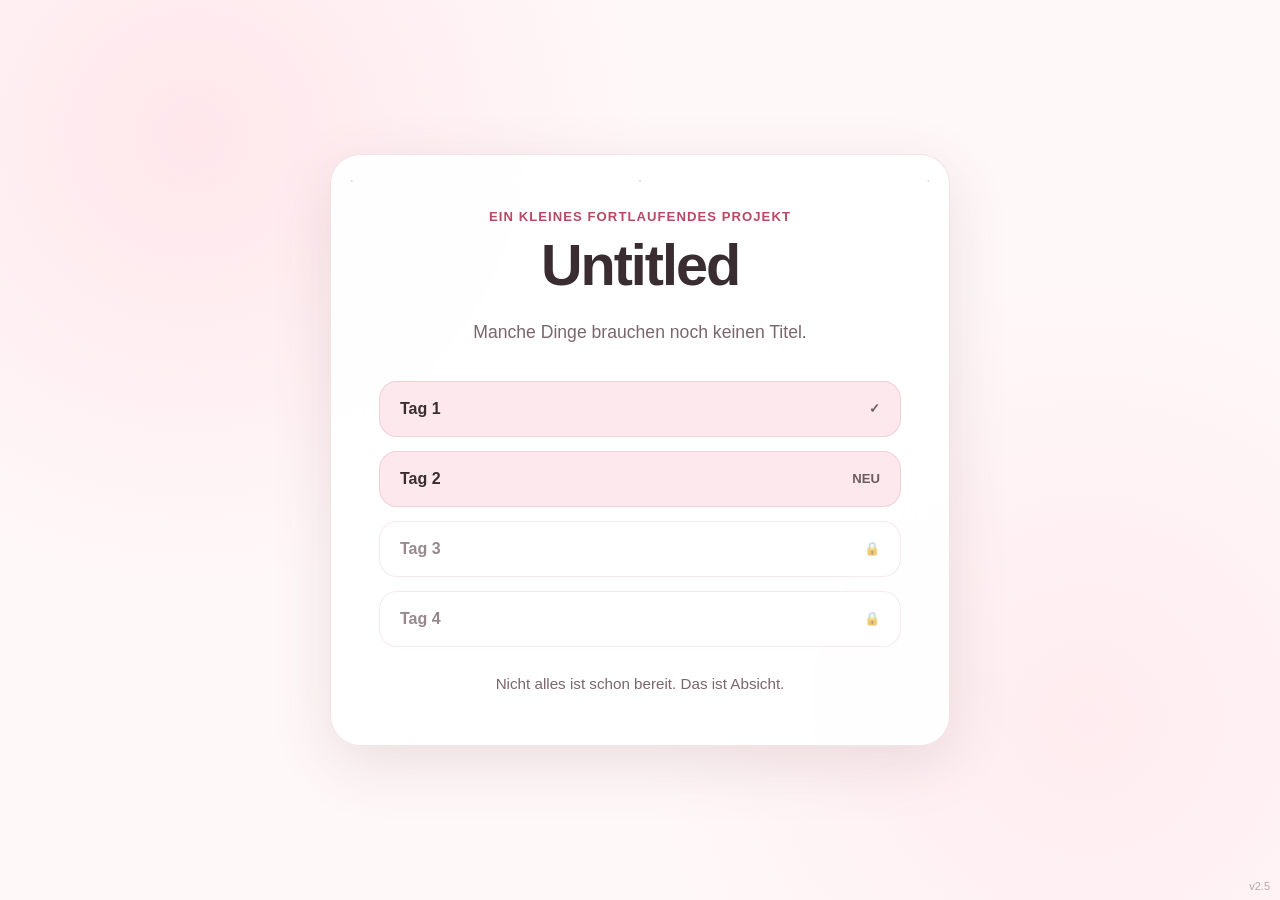
<file: index.html>
<!doctype html>
<html lang="de">
<head>
  <meta charset="utf-8" />
  <meta name="viewport" content="width=device-width, initial-scale=1, viewport-fit=cover" />
  <meta name="theme-color" content="#fff8f8" />
  <title>Untitled</title>
  <link rel="stylesheet" href="styles.css?v=2.5" />
  <style>
    .home-card{min-height:560px}
    .day-grid{display:grid;gap:14px;margin-top:34px}
    .day-link,.day-locked{display:flex;align-items:center;justify-content:space-between;width:100%;padding:18px 20px;border-radius:18px;text-decoration:none;font-weight:800;border:1px solid var(--border)}
    .day-link{background:var(--rose-soft);color:var(--text)}
    .day-locked{background:#fff;color:var(--muted);opacity:.78}
    .day-meta{font-size:.82rem;font-weight:700;opacity:.75}
    .home-note{margin-top:26px;color:var(--muted);font-size:.95rem;line-height:1.5}
    .version-tag{position:fixed;right:10px;bottom:8px;font-size:11px;color:var(--muted);opacity:.55;z-index:20}
  </style>
</head>
<body>
  <main class="app-shell">
    <section class="card home-card">
      <div class="tiny-hearts" aria-hidden="true"><span>·</span><span>·</span><span>·</span></div>
      <div class="screen">
        <div class="content fade-in">
          <p class="eyebrow">Ein kleines fortlaufendes Projekt</p>
          <h1>Untitled</h1>
          <p class="lead">Manche Dinge brauchen noch keinen Titel.</p>
          <div class="day-grid">
            <a class="day-link" href="day1.html"><span>Tag 1</span><span class="day-meta">✓</span></a>
            <a class="day-link" href="day2.html"><span>Tag 2</span><span class="day-meta">NEU</span></a>
            <div class="day-locked"><span>Tag 3</span><span class="day-meta">🔒</span></div>
            <div class="day-locked"><span>Tag 4</span><span class="day-meta">🔒</span></div>
          </div>
          <p class="home-note">Nicht alles ist schon bereit. Das ist Absicht.</p>
        </div>
      </div>
    </section>
  </main>
  <div class="version-tag">v2.5</div>
</body>
</html>
</file>
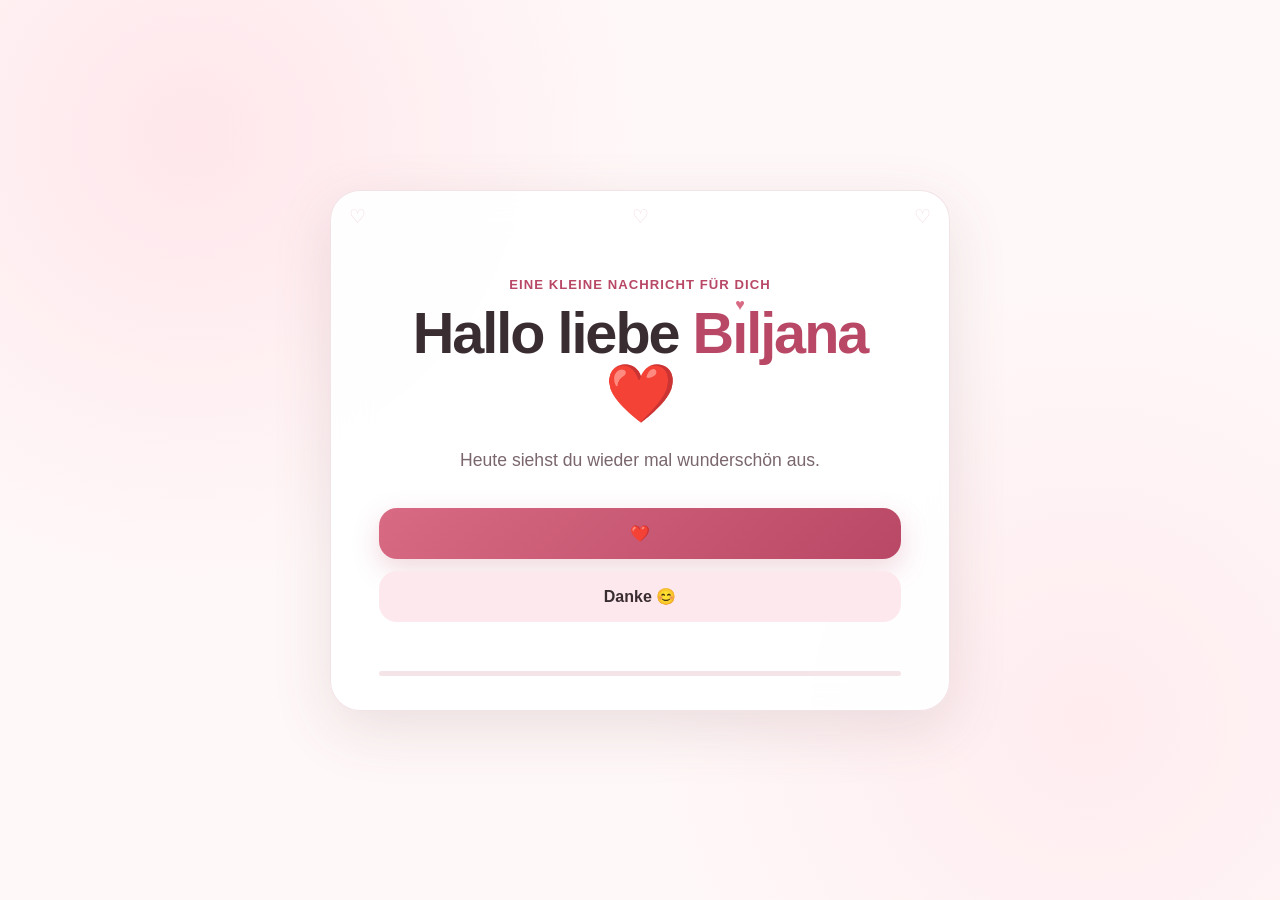
<file: day1.html>
<!doctype html>
<html lang="de">
<head>
  <meta charset="utf-8" />
  <meta name="viewport" content="width=device-width, initial-scale=1, viewport-fit=cover" />
  <meta name="theme-color" content="#fff8f8" />
  <title>Untitled · Tag 1</title>
  <link rel="stylesheet" href="styles.css" />
</head>
<body>
  <main class="app-shell">
    <section class="card" aria-live="polite">
      <div class="tiny-hearts" aria-hidden="true"><span>♡</span><span>♡</span><span>♡</span></div>
      <div id="screen" class="screen"></div>
      <div class="progress"><div id="progressBar" class="progress-bar"></div></div>
    </section>
  </main>

  <template id="introTemplate">
    <div class="content fade-in">
      <p class="eyebrow">Eine kleine Nachricht für dich</p>
      <h1>Hallo liebe <span class="name">B<span class="heart-i">ı</span>ljana</span> <span class="heart">❤️</span></h1>
      <p class="lead">Heute siehst du wieder mal wunderschön aus.</p>
      <div class="actions">
        <button class="btn primary" data-choice="❤️">❤️</button>
        <button class="btn soft" data-choice="Danke 😊">Danke 😊</button>
      </div>
    </div>
  </template>
  <script src="script.js"></script>
</body>
</html>
</file>
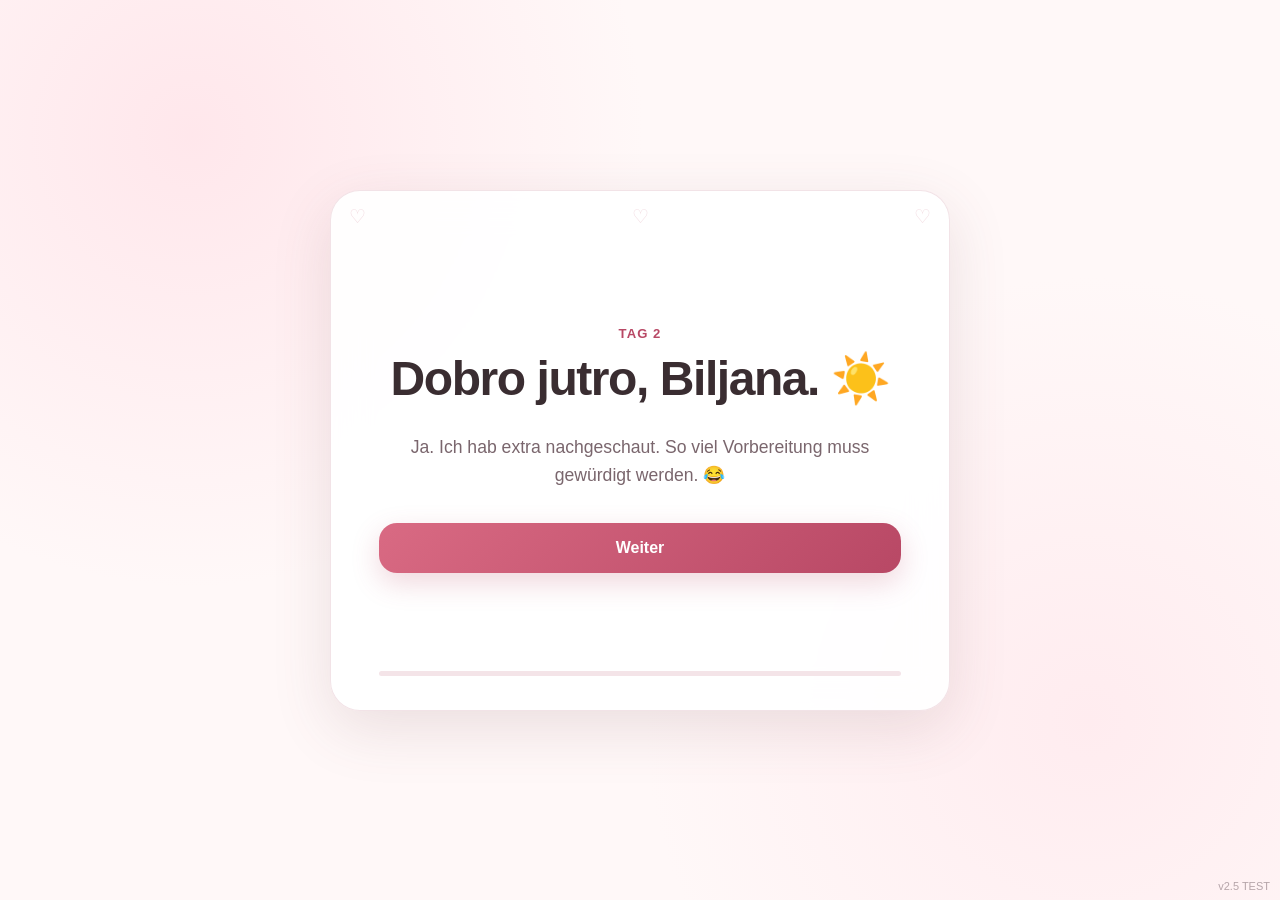
<file: day2-v2.5-test.html>
<!doctype html>
<html lang="de">
<head>
  <meta charset="utf-8" />
  <meta name="viewport" content="width=device-width, initial-scale=1, viewport-fit=cover" />
  <meta name="theme-color" content="#fff8f8" />
  <title>Untitled · Tag 2 · Test v2.5</title>
  <link rel="stylesheet" href="styles.css?v=2.5-test" />
  <style>
    .back-link{display:inline-block;margin-top:18px;color:var(--muted);text-decoration:none;font-weight:700}
    .choice-note{margin-top:16px;color:var(--muted);font-size:.92rem}
    .version-tag{position:fixed;right:10px;bottom:8px;font-size:11px;color:var(--muted);opacity:.55;z-index:20}
  </style>
</head>
<body>
  <main class="app-shell">
    <section class="card" aria-live="polite">
      <div class="tiny-hearts" aria-hidden="true"><span>♡</span><span>♡</span><span>♡</span></div>
      <div id="screen" class="screen"></div>
      <div class="progress"><div id="progressBar" class="progress-bar"></div></div>
    </section>
  </main>
  <div class="version-tag">v2.5 TEST</div>
  <script src="day2-v2.5-test.js?v=2.5-test-1"></script>
</body>
</html>
</file>
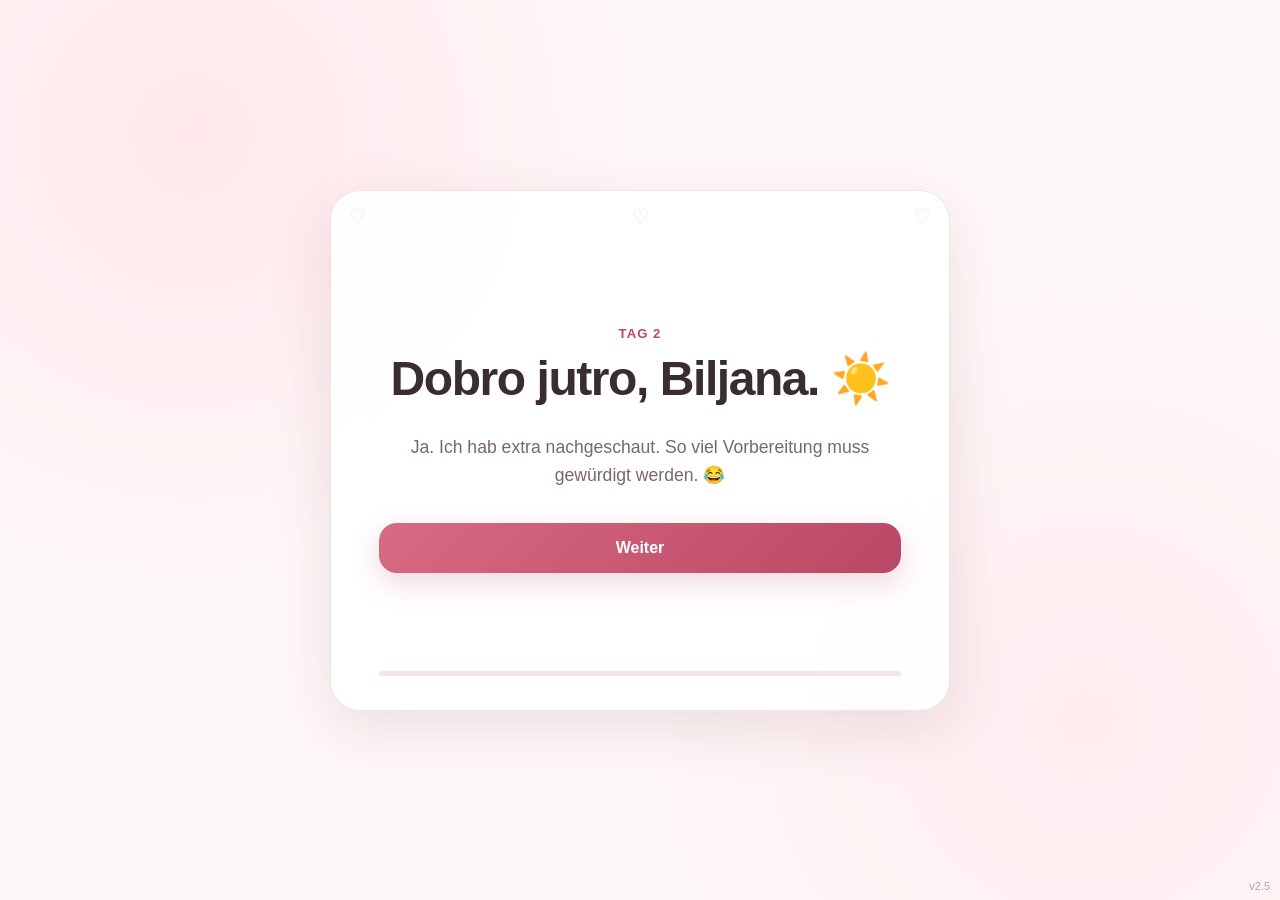
<file: day2.html>
<!doctype html>
<html lang="de">
<head>
  <meta charset="utf-8" />
  <meta name="viewport" content="width=device-width, initial-scale=1, viewport-fit=cover" />
  <meta name="theme-color" content="#fff8f8" />
  <title>Untitled · Tag 2</title>
  <link rel="stylesheet" href="styles.css?v=2.5" />
  <style>
    .back-link{display:inline-block;margin-top:18px;color:var(--muted);text-decoration:none;font-weight:700}
    .choice-note{margin-top:16px;color:var(--muted);font-size:.92rem}
    .version-tag{position:fixed;right:10px;bottom:8px;font-size:11px;color:var(--muted);opacity:.55;z-index:20}
  </style>
</head>
<body>
  <main class="app-shell">
    <section class="card" aria-live="polite">
      <div class="tiny-hearts" aria-hidden="true"><span>♡</span><span>♡</span><span>♡</span></div>
      <div id="screen" class="screen"></div>
      <div class="progress"><div id="progressBar" class="progress-bar"></div></div>
    </section>
  </main>
  <div class="version-tag">v2.5</div>
  <script src="day2.js?v=2.5"></script>
</body>
</html>
</file>
<file: styles.css>
:root {
  --bg: #fff8f8;
  --card: rgba(255,255,255,.92);
  --text: #3a2d31;
  --muted: #7a666d;
  --rose: #d96a83;
  --rose-dark: #b84865;
  --rose-soft: #fde8ed;
  --border: rgba(185, 99, 121, .18);
  --shadow: 0 18px 60px rgba(111, 71, 81, .14);
}

* { box-sizing: border-box; }

html, body { min-height: 100%; }

body {
  margin: 0;
  font-family: Inter, ui-sans-serif, -apple-system, BlinkMacSystemFont, "Segoe UI", sans-serif;
  color: var(--text);
  background:
    radial-gradient(circle at 15% 15%, rgba(255, 210, 220, .45), transparent 34%),
    radial-gradient(circle at 85% 80%, rgba(255, 226, 232, .55), transparent 34%),
    var(--bg);
}

button, textarea { font: inherit; }

.app-shell {
  min-height: 100svh;
  display: grid;
  place-items: center;
  padding: 22px;
}

.card {
  width: min(100%, 620px);
  min-height: 520px;
  position: relative;
  overflow: hidden;
  padding: 42px 28px 28px;
  border: 1px solid var(--border);
  border-radius: 30px;
  background: var(--card);
  box-shadow: var(--shadow);
  backdrop-filter: blur(18px);
}

.screen {
  min-height: 410px;
  display: grid;
  align-items: center;
}

.content {
  width: 100%;
  text-align: center;
}

.eyebrow {
  margin: 0 0 12px;
  color: var(--rose-dark);
  font-size: .82rem;
  font-weight: 750;
  letter-spacing: .08em;
  text-transform: uppercase;
}

h1 {
  margin: 0;
  font-size: clamp(2rem, 8vw, 3.6rem);
  line-height: 1.04;
  letter-spacing: -.035em;
}

.question {
  margin: 0 auto 28px;
  max-width: 540px;
  font-size: clamp(1.8rem, 7vw, 3rem);
  line-height: 1.08;
  letter-spacing: -.03em;
}

.lead {
  max-width: 480px;
  margin: 22px auto 0;
  color: var(--muted);
  font-size: 1.1rem;
  line-height: 1.6;
}

.name {
  white-space: nowrap;
  color: var(--rose-dark);
}

.heart-i {
  position: relative;
  display: inline-block;
}

.heart-i::after {
  content: "♥";
  position: absolute;
  left: 50%;
  top: -.47em;
  transform: translateX(-50%);
  font-size: .28em;
  color: var(--rose);
}

.heart {
  display: inline-block;
  animation: heartbeat 1.8s infinite;
}

.actions {
  margin-top: 34px;
  display: grid;
  gap: 12px;
}

.btn {
  width: 100%;
  border: 0;
  border-radius: 18px;
  padding: 16px 18px;
  cursor: pointer;
  transition: transform .16s ease, box-shadow .16s ease, background .16s ease;
  touch-action: manipulation;
  font-weight: 750;
}

.btn:active { transform: scale(.985); }

.btn.primary {
  color: white;
  background: linear-gradient(135deg, var(--rose), var(--rose-dark));
  box-shadow: 0 10px 28px rgba(188, 72, 101, .22);
}

.btn.soft {
  color: var(--text);
  background: var(--rose-soft);
}

.btn.ghost {
  color: var(--text);
  background: white;
  border: 1px solid var(--border);
}

.btn.danger-ish {
  color: #76525d;
  background: #fff4f6;
  border: 1px dashed rgba(185, 99, 121, .32);
}

.btn.escape {
  position: relative;
  transition: transform .18s ease;
}

.helper {
  min-height: 24px;
  margin: 16px 0 0;
  color: var(--rose-dark);
  font-weight: 700;
  font-size: .94rem;
}

.text-wrap {
  margin-top: 20px;
  display: grid;
  gap: 12px;
  text-align: left;
}

.text-wrap label {
  font-weight: 750;
  color: var(--text);
}

textarea {
  width: 100%;
  min-height: 130px;
  resize: vertical;
  border: 1px solid var(--border);
  border-radius: 16px;
  padding: 14px 16px;
  outline: none;
  background: rgba(255,255,255,.9);
  color: var(--text);
}

textarea:focus {
  border-color: rgba(185, 72, 101, .5);
  box-shadow: 0 0 0 4px rgba(217,106,131,.10);
}

.progress {
  height: 5px;
  margin-top: 16px;
  overflow: hidden;
  border-radius: 999px;
  background: #f4e4e8;
}

.progress-bar {
  width: 0%;
  height: 100%;
  border-radius: 999px;
  background: linear-gradient(90deg, var(--rose), var(--rose-dark));
  transition: width .4s ease;
}

.tiny-hearts {
  position: absolute;
  inset: 14px 18px auto;
  display: flex;
  justify-content: space-between;
  color: rgba(185,72,101,.2);
  font-size: 1.2rem;
  pointer-events: none;
}

.result-line {
  margin-top: 16px;
  color: var(--rose-dark);
  font-size: 1rem;
  font-weight: 750;
}

.small {
  font-size: .92rem;
  color: var(--muted);
}

.fade-in {
  animation: fadeIn .38s ease both;
}

.pop {
  animation: pop .3s ease both;
}

.strike {
  text-decoration: line-through;
  opacity: .55;
}

.final-note {
  margin-top: 24px;
  font-size: .98rem;
  color: var(--muted);
  opacity: 0;
  animation: fadeIn .6s ease 1.7s forwards;
}

@keyframes fadeIn {
  from { opacity: 0; transform: translateY(8px); }
  to { opacity: 1; transform: translateY(0); }
}

@keyframes pop {
  0% { transform: scale(.96); opacity: .35; }
  100% { transform: scale(1); opacity: 1; }
}

@keyframes heartbeat {
  0%, 100% { transform: scale(1); }
  14% { transform: scale(1.12); }
  28% { transform: scale(1); }
}

@media (min-width: 560px) {
  .card { padding: 54px 48px 34px; }
  .actions.two { grid-template-columns: 1fr 1fr; }
}

@media (max-width: 420px) {
  .app-shell { padding: 12px; }
  .card {
    min-height: 520px;
    padding: 38px 18px 22px;
    border-radius: 24px;
  }
}
</file>
